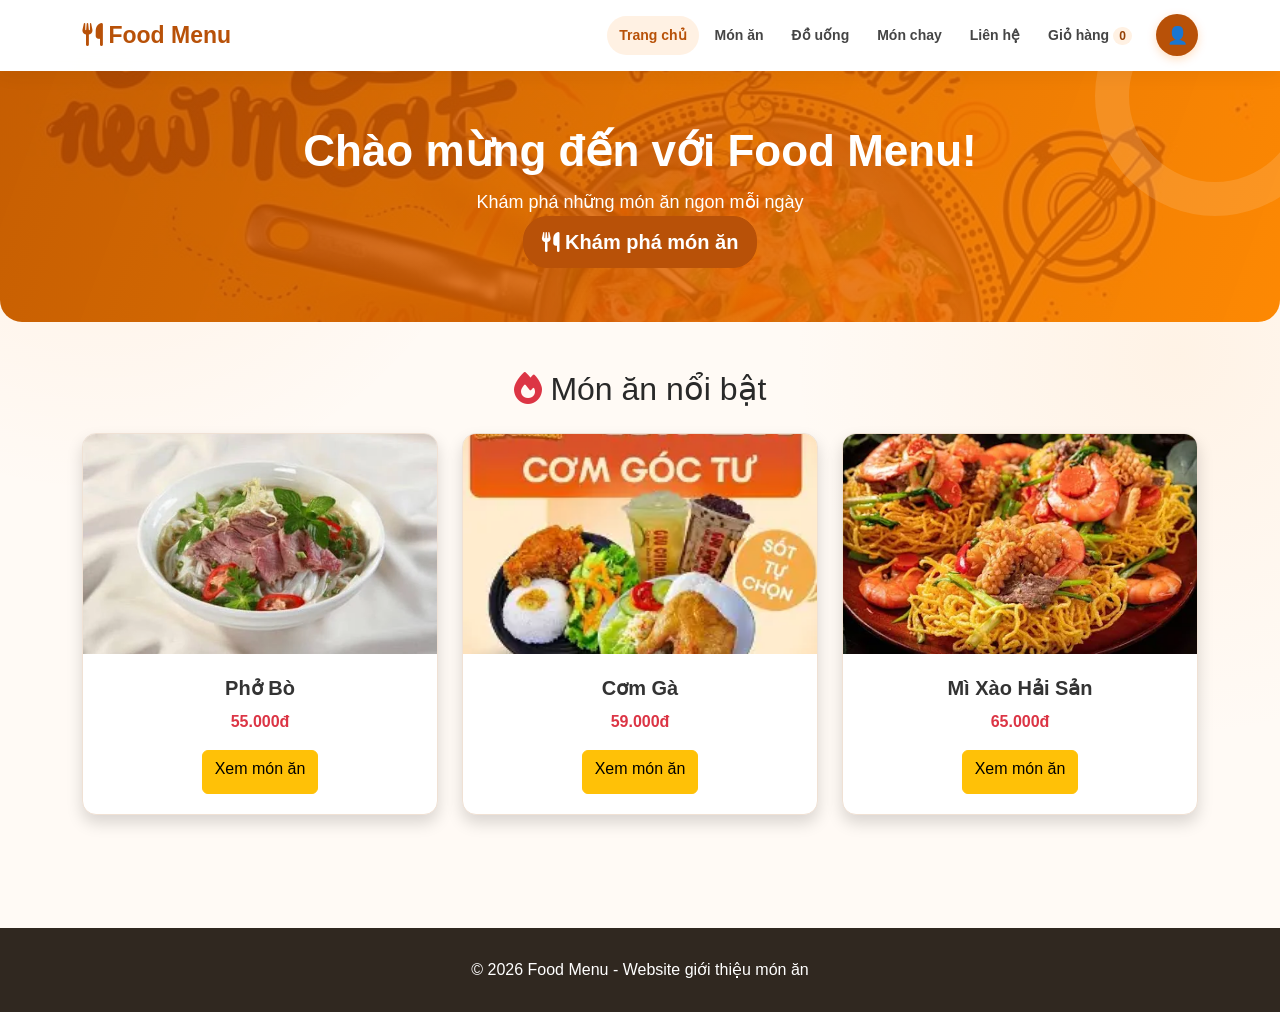
<file: index.html>
<!DOCTYPE html>
<html lang="vi">

<head>
    <meta charset="UTF-8">
    <meta name="viewport" content="width=device-width, initial-scale=1">

    <title>Food Menu</title>

    <!-- Bootstrap -->
    <link href="https://cdn.jsdelivr.net/npm/bootstrap@5.3.3/dist/css/bootstrap.min.css" rel="stylesheet">

    <!-- Font Awesome -->
    <link href="https://cdnjs.cloudflare.com/ajax/libs/font-awesome/6.5.2/css/all.min.css" rel="stylesheet">

    <!-- CSS -->
    <link rel="stylesheet" href="assets/css/style.css">
</head>

<body>

    <!-- MENU -->
    <nav class="navbar navbar-expand-lg" aria-label="Điều hướng chính">
  <div class="container">
    <a class="navbar-brand" href="index.html"><i class="fa-solid fa-utensils" aria-hidden="true"></i> Food Menu</a>
    <div class="navbar-nav ms-auto flex-row flex-wrap gap-1">
      <a class="nav-link" href="index.html">Trang chủ</a>
      <a class="nav-link" href="monan.html">Món ăn</a>
      <a class="nav-link" href="douong.html">Đồ uống</a>
      <a class="nav-link" href="dochay.html">Món chay</a>
      <a class="nav-link" href="lienhe.html">Liên hệ</a>
      <a class="nav-link" href="giohang.html">Giỏ hàng <span class="cart-count" data-cart-count>0</span></a>
    </div>
  </div>
</nav>


    <!-- BANNER -->
    <section class="banner">
        <div class="container">

            <h1>Chào mừng đến với Food Menu!</h1>

            <p class="lead">
                Khám phá những món ăn ngon mỗi ngày
            </p>

            <a href="monan.html" class="btn btn-orange btn-lg">
                <i class="fa-solid fa-utensils"></i>
                Khám phá món ăn
            </a>

        </div>
    </section>


    <!-- MÓN ĂN NỔI BẬT -->
    <section class="container my-5">

        <h2 class="text-center mb-4">
            <i class="fa-solid fa-fire text-danger"></i>
            Món ăn nổi bật
        </h2>

        <div class="row g-4">

            <!-- PHỞ BÒ -->
            <div class="col-md-4">
                <div class="card food-card shadow h-100">

                    <img src="assets/images/phobo.webp"
                         class="card-img-top"
                         alt="Phở bò">

                    <div class="card-body text-center">

                        <h5 class="card-title">Phở Bò</h5>

                        <p class="text-danger fw-bold">
                            55.000đ
                        </p>

                        <a href="monan.html" class="btn btn-warning">
                            Xem món ăn
                        </a>

                    </div>
                </div>
            </div>


            <!-- CƠM GÀ -->
            <div class="col-md-4">
                <div class="card food-card shadow h-100">

                    <img src="assets/images/comga1.webp"
                         class="card-img-top"
                         alt="Cơm gà">

                    <div class="card-body text-center">

                        <h5 class="card-title">Cơm Gà</h5>

                        <p class="text-danger fw-bold">
                            59.000đ
                        </p>

                        <a href="monan.html" class="btn btn-warning">
                            Xem món ăn
                        </a>

                    </div>
                </div>
            </div>


            <!-- MÌ XÀO HẢI SẢN -->
            <div class="col-md-4">
                <div class="card food-card shadow h-100">

                    <img src="assets/images/mixao.webp"
                         class="card-img-top"
                         alt="Mì xào hải sản">

                    <div class="card-body text-center">

                        <h5 class="card-title">Mì Xào Hải Sản</h5>

                        <p class="text-danger fw-bold">
                            65.000đ
                        </p>

                        <a href="monan.html" class="btn btn-warning">
                            Xem món ăn
                        </a>

                    </div>
                </div>
            </div>

        </div>
    </section>


    <!-- FOOTER -->
    <footer>

        <p class="mb-0">
            © 2026 Food Menu - Website giới thiệu món ăn
        </p>

    </footer>

<script src="assets/js/app.js"></script>
</body>
</html>
</file>
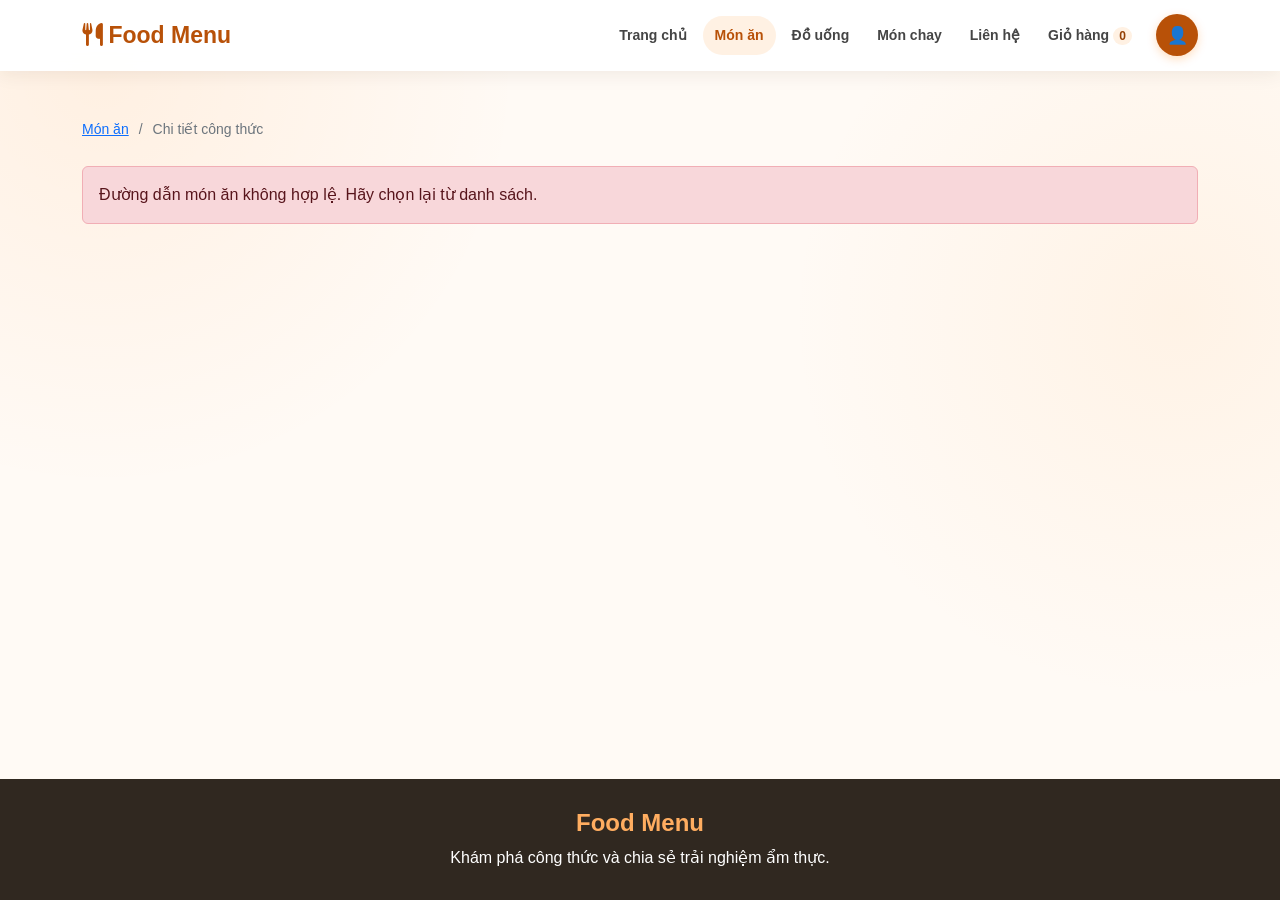
<file: chitiet.html>
<!doctype html>
<html lang="vi">
<head>
<meta charset="utf-8">
<meta name="viewport" content="width=device-width, initial-scale=1">
<title>Chi tiết công thức | Food Menu</title>
<link href="https://cdn.jsdelivr.net/npm/bootstrap@5.3.3/dist/css/bootstrap.min.css" rel="stylesheet">
<link href="https://cdnjs.cloudflare.com/ajax/libs/font-awesome/6.5.2/css/all.min.css" rel="stylesheet">
<link rel="stylesheet" href="assets/css/style.css">
</head>
<body>
<nav class="navbar navbar-expand-lg" aria-label="Điều hướng chính">
  <div class="container">
    <a class="navbar-brand" href="index.html">
<i class="fa-solid fa-utensils" aria-hidden="true">
</i> Food Menu</a>
    <div class="navbar-nav ms-auto flex-row flex-wrap gap-1">
      <a class="nav-link" href="index.html">Trang chủ</a>
      <a class="nav-link" href="monan.html">Món ăn</a>
      <a class="nav-link" href="douong.html">Đồ uống</a>
      <a class="nav-link" href="dochay.html">Món chay</a>
      <a class="nav-link" href="lienhe.html">Liên hệ</a>
      <a class="nav-link" href="giohang.html">Giỏ hàng <span class="cart-count" data-cart-count>0</span>
</a>
    </div>
  </div>
</nav>
<main class="container my-5">
<nav class="recipe-breadcrumb" aria-label="Đường dẫn">
<a id="recipe-back" href="monan.html">Món ăn</a>
<span aria-hidden="true">/</span>
<span id="recipe-breadcrumb">Chi tiết công thức</span>
</nav>
<div id="recipe-detail" aria-busy="true">Đang tải công thức...</div>
<template id="recipe-detail-template">
<article class="recipe-layout">
<div>
<img class="recipe-image" alt="">
<p class="small text-muted mt-3">Công thức tham khảo từ TheMealDB / TheCocktailDB. Không có giá bán hoặc tồn kho.</p>
</div>
<div>
<span class="recipe-kicker">KHÁM PHÁ CÔNG THỨC</span>
<h1 class="recipe-title">
</h1>
<p class="recipe-meta text-muted">
</p>
<p id="recipe-rating" class="recipe-rating">
</p>
<h2 class="h5 mt-4">Nguyên liệu</h2>
<ul class="recipe-ingredients">
</ul>
<div class="d-flex flex-wrap gap-3 mt-4">
<a class="recipe-source btn btn-outline-orange" target="_blank" rel="noopener">Nguồn công thức</a>
<a class="recipe-video btn btn-outline-orange" target="_blank" rel="noopener">Xem video hướng dẫn</a>
</div>
</div>
</article>
<section class="recipe-section">
<h2 class="h4">Cách thực hiện</h2>
<p class="recipe-directions">
</p>
</section>
<section class="recipe-section">
<div class="row g-4">
<div class="col-lg-5">
<div class="review-form-box">
<h2 class="h5">Đánh giá của bạn</h2>
<p class="small text-muted">Đánh giá được lưu trên trình duyệt này, chưa phải bình luận công khai từ server.</p>
<form id="recipe-review-form">
<label class="form-label" for="review-stars">Số sao</label>
<select id="review-stars" name="stars" class="form-select mb-3">
<option value="5">5 sao - Rất thích</option>
<option value="4">4 sao - Thích</option>
<option value="3">3 sao - Bình thường</option>
<option value="2">2 sao - Chưa thích</option>
<option value="1">1 sao - Không thích</option>
</select>
<label class="form-label" for="review-comment">Nhận xét</label>
<textarea id="review-comment" name="comment" class="form-control mb-3" rows="4" maxlength="500" required>
</textarea>
<button class="btn btn-orange" type="submit">Lưu đánh giá</button>
<p id="review-feedback" role="status" aria-live="polite">
</p>
</form>
</div>
</div>
<div class="col-lg-7">
<h2 class="h5">Các đánh giá đã lưu</h2>
<div id="recipe-reviews">
</div>
</div>
</div>
</section>
</template>
</main>
<footer>
<h4>Food Menu</h4>
<p class="mb-0">Khám phá công thức và chia sẻ trải nghiệm ẩm thực.</p>
</footer>
<script src="assets/js/app.js" defer>
</script>
<script src="assets/js/config.js" defer>
</script>
<script src="assets/js/api.js" defer>
</script>
<script src="assets/js/reviews.js" defer>
</script>
<script src="assets/js/food-ui.js" defer>
</script>
<script src="assets/js/detail.js" defer>
</script>
</body>
</html>
</file>
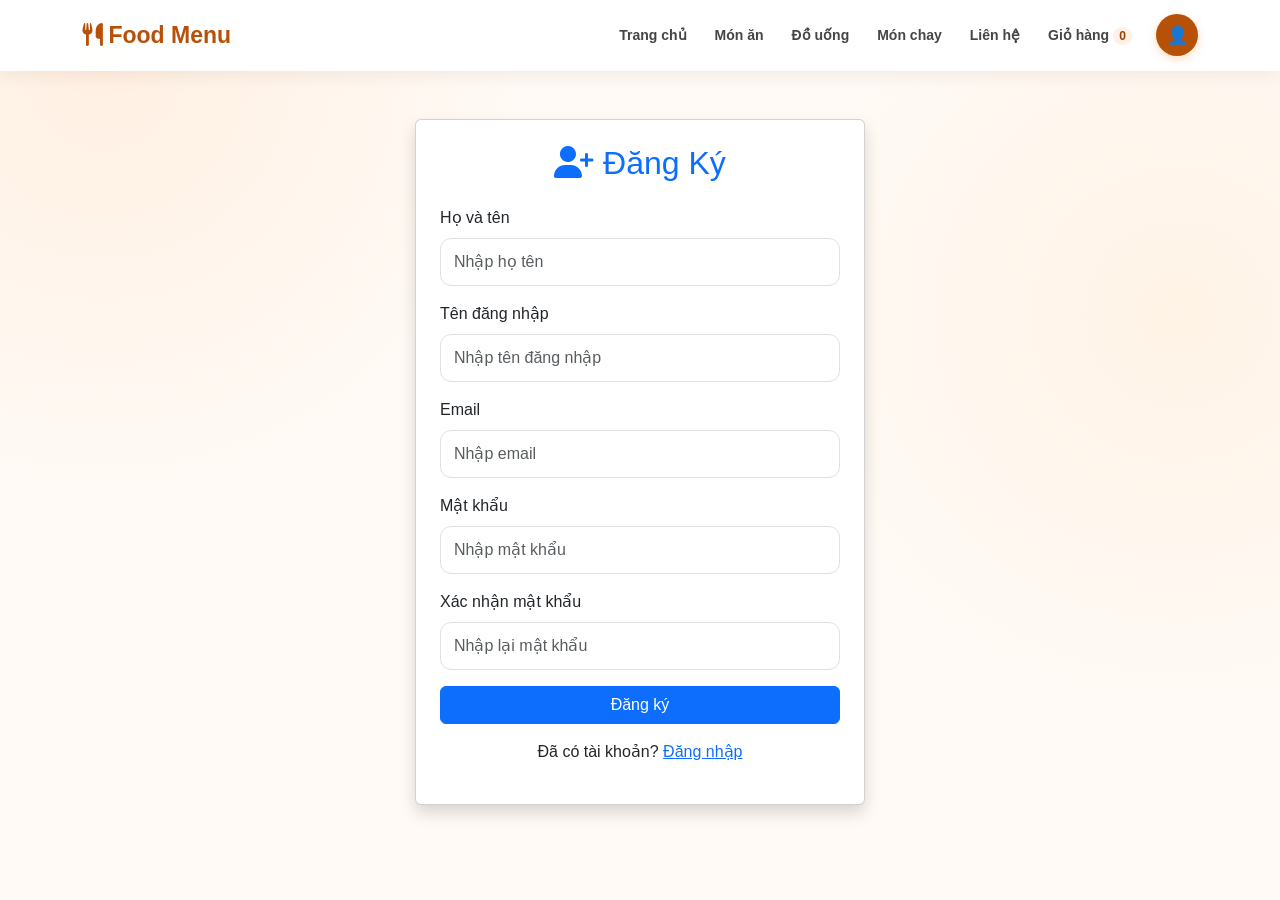
<file: dangky.html>
<!DOCTYPE html>
<html lang="vi">
<head>
    <meta charset="UTF-8">
    <meta name="viewport" content="width=device-width, initial-scale=1">
    <title>Đăng Ký - Food Menu</title>

    <link href="https://cdn.jsdelivr.net/npm/bootstrap@5.3.3/dist/css/bootstrap.min.css" rel="stylesheet">
    <link href="https://cdnjs.cloudflare.com/ajax/libs/font-awesome/6.5.2/css/all.min.css" rel="stylesheet">
    <link rel="stylesheet" href="assets/css/style.css">
</head>

<body>

<nav class="navbar navbar-expand-lg" aria-label="Điều hướng chính">
  <div class="container">
    <a class="navbar-brand" href="index.html"><i class="fa-solid fa-utensils" aria-hidden="true"></i> Food Menu</a>
    <div class="navbar-nav ms-auto flex-row flex-wrap gap-1">
      <a class="nav-link" href="index.html">Trang chủ</a>
      <a class="nav-link" href="monan.html">Món ăn</a>
      <a class="nav-link" href="douong.html">Đồ uống</a>
      <a class="nav-link" href="dochay.html">Món chay</a>
      <a class="nav-link" href="lienhe.html">Liên hệ</a>
      <a class="nav-link" href="giohang.html">Giỏ hàng <span class="cart-count" data-cart-count>0</span></a>
    </div>
  </div>
</nav>

<section class="container my-5">
    <div class="card shadow p-4 mx-auto" style="max-width: 450px;">

        <h2 class="text-center text-primary mb-4">
            <i class="fa-solid fa-user-plus"></i>
            Đăng Ký
        </h2>

        <form id="registerForm">

            <div class="mb-3">
                <label class="form-label">Họ và tên</label>
                <input type="text" id="fullname"
                       class="form-control"
                       placeholder="Nhập họ tên" required>
            </div>

            <div class="mb-3">
                <label class="form-label">Tên đăng nhập</label>
                <input type="text" id="username"
                       class="form-control"
                       placeholder="Nhập tên đăng nhập" required>
            </div>

            <div class="mb-3">
                <label class="form-label">Email</label>
                <input type="email" id="email"
                       class="form-control"
                       placeholder="Nhập email" required>
            </div>

            <div class="mb-3">
                <label class="form-label">Mật khẩu</label>
                <input type="password" id="password"
                       class="form-control"
                       placeholder="Nhập mật khẩu" required>
            </div>

            <div class="mb-3">
                <label class="form-label">Xác nhận mật khẩu</label>
                <input type="password" id="confirmPassword"
                       class="form-control"
                       placeholder="Nhập lại mật khẩu" required>
            </div>

            <button type="submit" class="btn btn-primary w-100">
                Đăng ký
            </button>

            <p class="text-center mt-3 mb-0">
                Đã có tài khoản?
                <a href="dangnhap.html">Đăng nhập</a>
            </p>

        </form>

        <div id="message" class="mt-3"></div>

    </div>
</section>



<script src="assets/js/app.js"></script>
<script src="assets/js/dangky.js"></script>
</body>
</html>
</file>
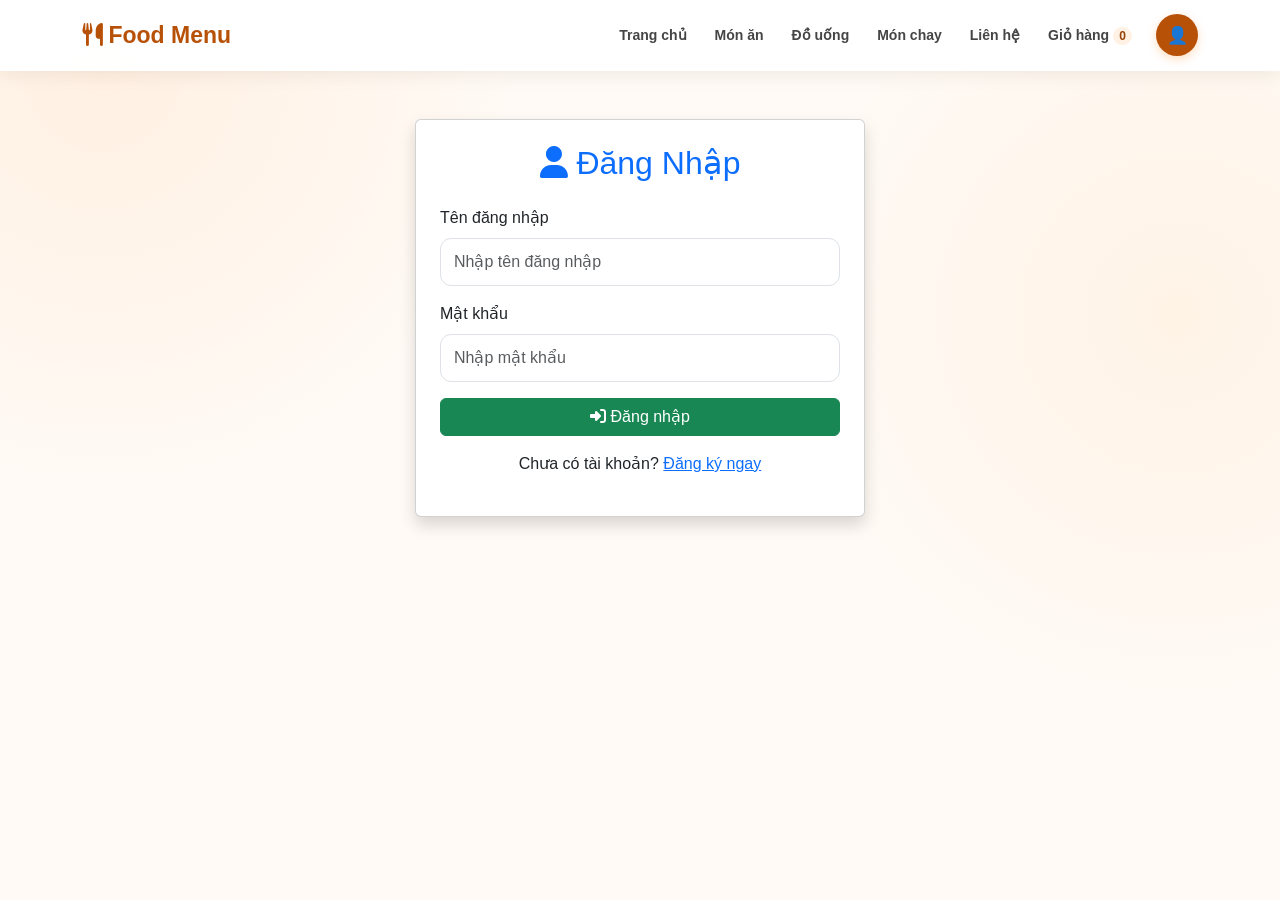
<file: dangnhap.html>
<!DOCTYPE html>
<html lang="vi">
<head>
    <meta charset="UTF-8">
    <meta name="viewport" content="width=device-width, initial-scale=1">
    <title>Đăng Nhập - Food Menu</title>

    <link href="https://cdn.jsdelivr.net/npm/bootstrap@5.3.3/dist/css/bootstrap.min.css" rel="stylesheet">
    <link href="https://cdnjs.cloudflare.com/ajax/libs/font-awesome/6.5.2/css/all.min.css" rel="stylesheet">
    <link rel="stylesheet" href="assets/css/style.css">
</head>

<body>

<nav class="navbar navbar-expand-lg" aria-label="Điều hướng chính">
  <div class="container">
    <a class="navbar-brand" href="index.html"><i class="fa-solid fa-utensils" aria-hidden="true"></i> Food Menu</a>
    <div class="navbar-nav ms-auto flex-row flex-wrap gap-1">
      <a class="nav-link" href="index.html">Trang chủ</a>
      <a class="nav-link" href="monan.html">Món ăn</a>
      <a class="nav-link" href="douong.html">Đồ uống</a>
      <a class="nav-link" href="dochay.html">Món chay</a>
      <a class="nav-link" href="lienhe.html">Liên hệ</a>
      <a class="nav-link" href="giohang.html">Giỏ hàng <span class="cart-count" data-cart-count>0</span></a>
    </div>
  </div>
</nav>

<section class="container my-5">

    <div class="card shadow p-4 mx-auto" style="max-width: 450px;">

        <h2 class="text-center text-primary mb-4">
            <i class="fa-solid fa-user"></i>
            Đăng Nhập
        </h2>

        <form id="loginForm">

            <div class="mb-3">
                <label class="form-label">Tên đăng nhập</label>
                <input type="text" id="username"
                       class="form-control"
                       placeholder="Nhập tên đăng nhập" required>
            </div>

            <div class="mb-3">
                <label class="form-label">Mật khẩu</label>
                <input type="password" id="password"
                       class="form-control"
                       placeholder="Nhập mật khẩu" required>
            </div>

            <button type="submit" class="btn btn-success w-100">
                <i class="fa-solid fa-right-to-bracket"></i>
                Đăng nhập
            </button>

            <p class="text-center mt-3 mb-0">
                Chưa có tài khoản?
                <a href="dangky.html">Đăng ký ngay</a>
            </p>

        </form>

        <div id="message" class="mt-3"></div>

    </div>

</section>



<script src="assets/js/app.js"></script>
<script src="assets/js/dangnhap.js"></script>
</body>
</html>
</file>
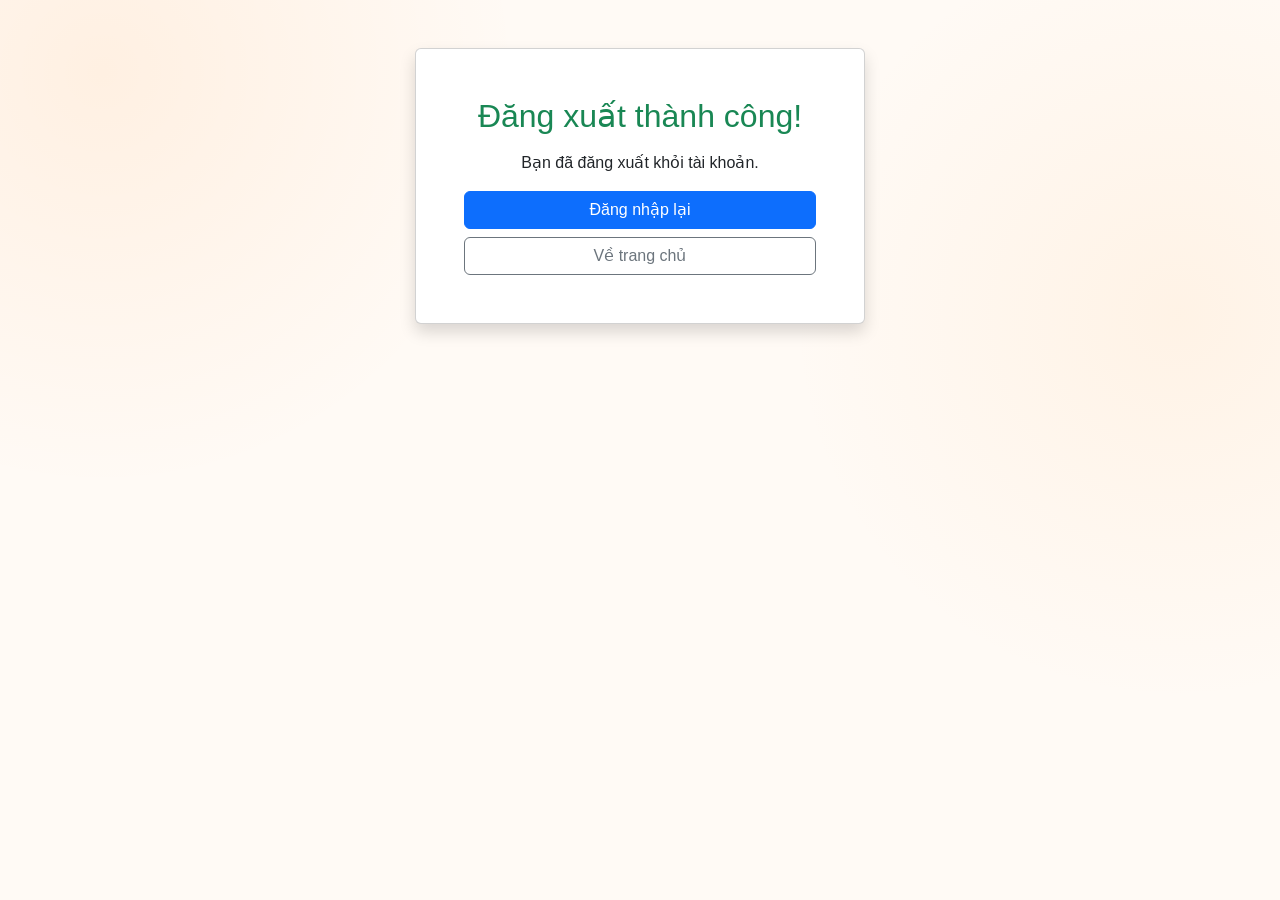
<file: dangxuat.html>
<!DOCTYPE html>
<html lang="vi">
<head>
    <meta charset="UTF-8">
    <meta name="viewport" content="width=device-width, initial-scale=1">
    <title>Đăng xuất - Food Menu</title>

    <link href="https://cdn.jsdelivr.net/npm/bootstrap@5.3.3/dist/css/bootstrap.min.css" rel="stylesheet">
    <link rel="stylesheet" href="assets/css/style.css">
</head>

<body>

<div class="container text-center my-5">
    <div class="card shadow p-5 mx-auto" style="max-width: 450px;">

        <h2 class="text-success mb-3">
            Đăng xuất thành công!
        </h2>

        <p>Bạn đã đăng xuất khỏi tài khoản.</p>

        <a href="dangnhap.html" class="btn btn-primary">
            Đăng nhập lại
        </a>

        <a href="index.html" class="btn btn-outline-secondary mt-2">
            Về trang chủ
        </a>

    </div>
</div>



<script src="assets/js/dangxuat.js"></script>
</body>
</html>
</file>
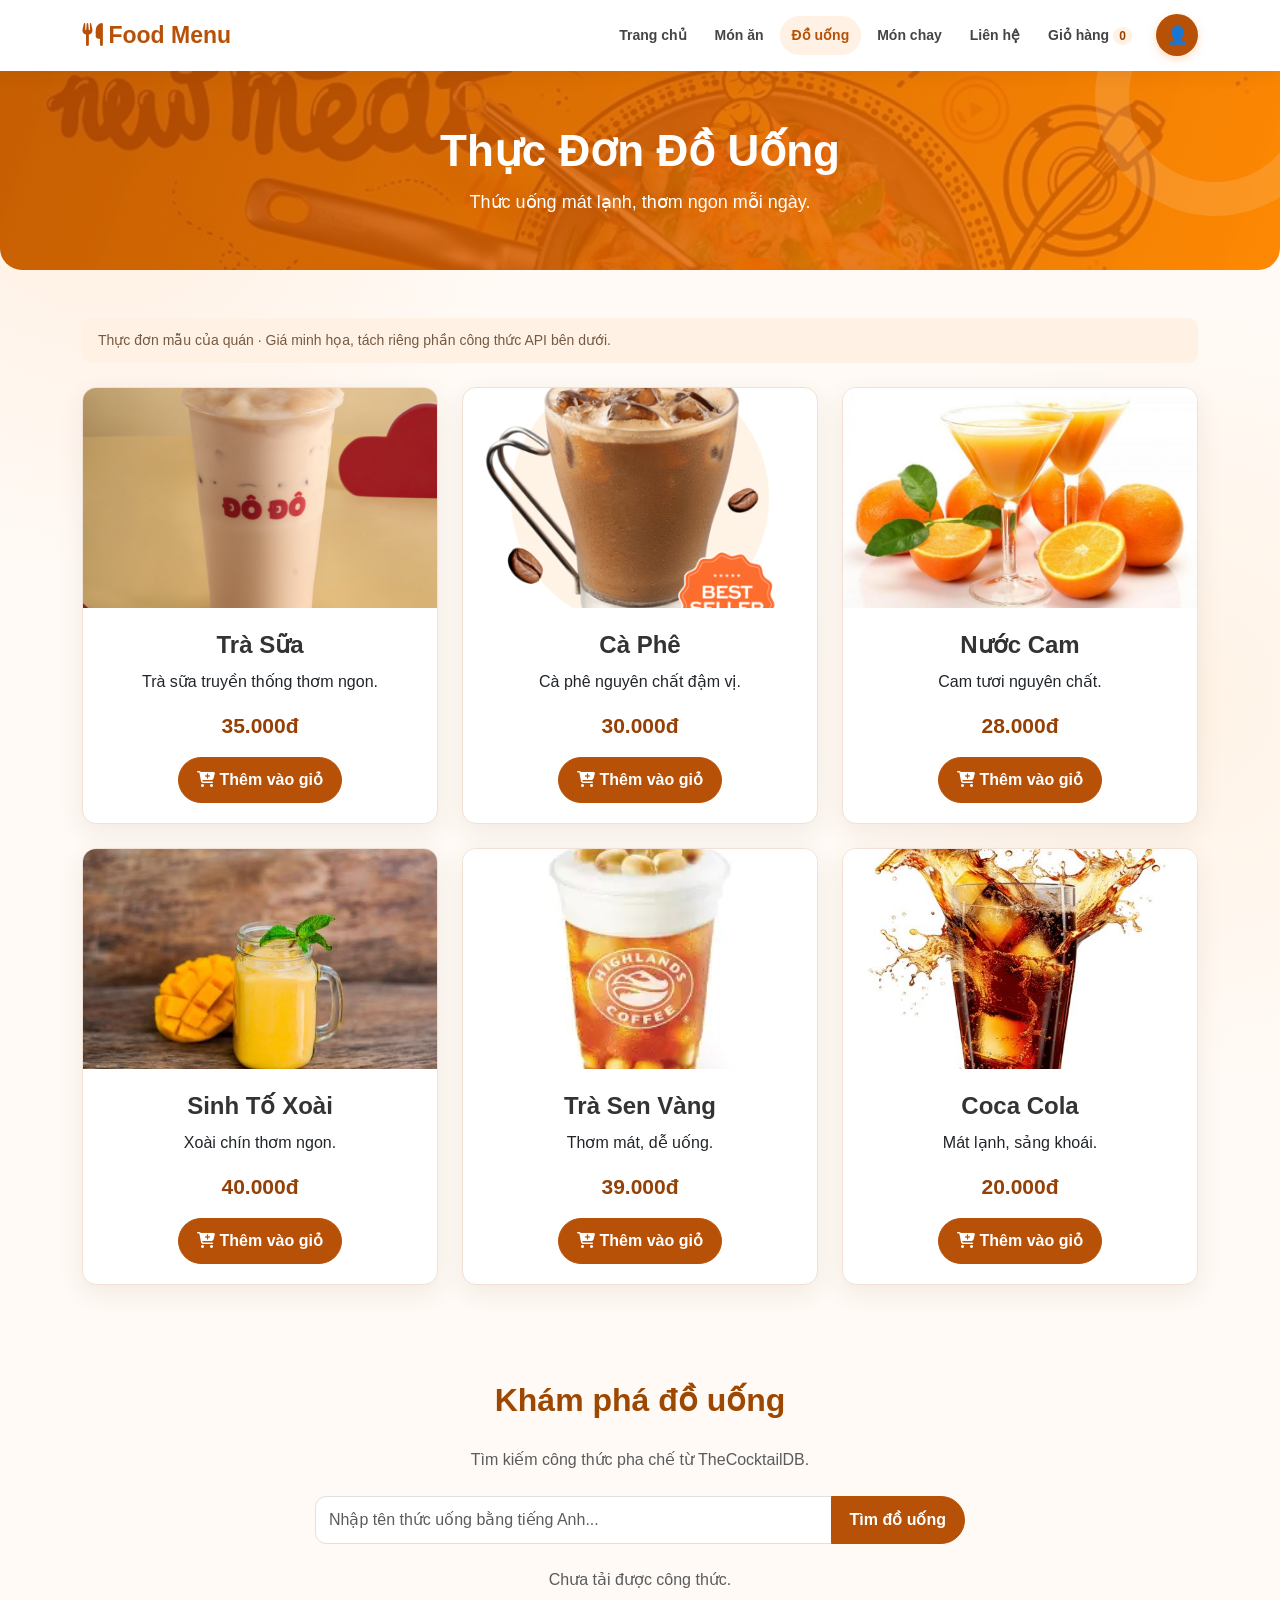
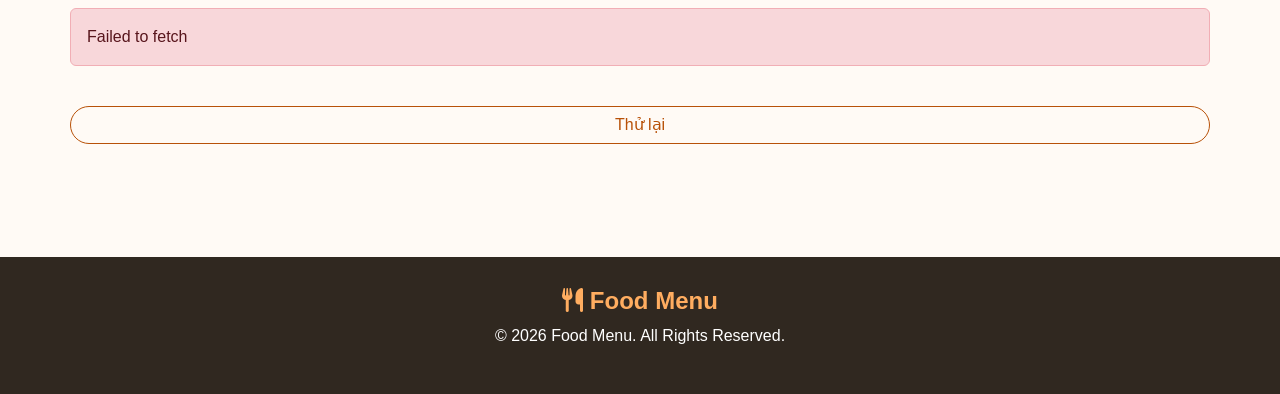
<file: douong.html>
<!doctype html>
<html lang="vi">
<head>
    <meta charset="UTF-8">
    <meta name="viewport" content="width=device-width, initial-scale=1">
    <title>Đồ Uống - Food Menu</title>

    <link href="https://cdn.jsdelivr.net/npm/bootstrap@5.3.3/dist/css/bootstrap.min.css" rel="stylesheet">
    <link href="https://cdnjs.cloudflare.com/ajax/libs/font-awesome/6.5.2/css/all.min.css" rel="stylesheet">
    <link rel="stylesheet" href="assets/css/style.css">
</head>

<body>
    <!-- Thanh điều hướng -->
    <nav class="navbar navbar-expand-lg" aria-label="Điều hướng chính">
  <div class="container">
    <a class="navbar-brand" href="index.html"><i class="fa-solid fa-utensils" aria-hidden="true"></i> Food Menu</a>
    <div class="navbar-nav ms-auto flex-row flex-wrap gap-1">
      <a class="nav-link" href="index.html">Trang chủ</a>
      <a class="nav-link" href="monan.html">Món ăn</a>
      <a class="nav-link" href="douong.html">Đồ uống</a>
      <a class="nav-link" href="dochay.html">Món chay</a>
      <a class="nav-link" href="lienhe.html">Liên hệ</a>
      <a class="nav-link" href="giohang.html">Giỏ hàng <span class="cart-count" data-cart-count>0</span></a>
    </div>
  </div>
</nav>

    <!-- Banner -->
    <section class="banner">
        <h1>Thực Đơn Đồ Uống</h1>
        <p>Thức uống mát lạnh, thơm ngon mỗi ngày.</p>
    </section>

    <!-- Danh sách đồ uống có sẵn -->
    <main class="container my-5 menu-page"><p class="menu-label">Thực đơn mẫu của quán · Giá minh họa, tách riêng phần công thức API bên dưới.</p>
        <div class="row g-4">

            <div class="col-md-4">
                <div class="card food-card h-100">
                    <img src="assets/images/tra_sua.jpg" class="card-img-top" alt="Trà sữa">
                    <div class="card-body text-center">
                        <h4 class="card-title">Trà Sữa</h4>
                        <p>Trà sữa truyền thống thơm ngon.</p>
                        <p class="price">35.000đ</p>
                        <button type="button" class="btn btn-orange order-btn"
                            data-add-cart data-name="Trà Sữa" data-price="35000">
                            <i class="fa-solid fa-cart-plus"></i> Thêm vào giỏ
                        </button>
                    </div>
                </div>
            </div>

            <div class="col-md-4">
                <div class="card food-card h-100">
                    <img src="assets/images/caphe.png" class="card-img-top" alt="Cà phê">
                    <div class="card-body text-center">
                        <h4 class="card-title">Cà Phê</h4>
                        <p>Cà phê nguyên chất đậm vị.</p>
                        <p class="price">30.000đ</p>
                        <button type="button" class="btn btn-orange order-btn"
                            data-add-cart data-name="Cà Phê" data-price="30000">
                            <i class="fa-solid fa-cart-plus"></i> Thêm vào giỏ
                        </button>
                    </div>
                </div>
            </div>

            <div class="col-md-4">
                <div class="card food-card h-100">
                    <img src="assets/images/nuocepcam2.jpg" class="card-img-top" alt="Nước cam">
                    <div class="card-body text-center">
                        <h4 class="card-title">Nước Cam</h4>
                        <p>Cam tươi nguyên chất.</p>
                        <p class="price">28.000đ</p>
                        <button type="button" class="btn btn-orange order-btn"
                            data-add-cart data-name="Nước Cam" data-price="28000">
                            <i class="fa-solid fa-cart-plus"></i> Thêm vào giỏ
                        </button>
                    </div>
                </div>
            </div>

            <div class="col-md-4">
                <div class="card food-card h-100">
                    <img src="assets/images/nuocepxoai.jpg" class="card-img-top" alt="Sinh tố xoài">
                    <div class="card-body text-center">
                        <h4 class="card-title">Sinh Tố Xoài</h4>
                        <p>Xoài chín thơm ngon.</p>
                        <p class="price">40.000đ</p>
                        <button type="button" class="btn btn-orange order-btn"
                            data-add-cart data-name="Sinh Tố Xoài" data-price="40000">
                            <i class="fa-solid fa-cart-plus"></i> Thêm vào giỏ
                        </button>
                    </div>
                </div>
            </div>

            <div class="col-md-4">
                <div class="card food-card h-100">
                    <img src="assets/images/trasenvang.webp" class="card-img-top" alt="Trà sen vàng">
                    <div class="card-body text-center">
                        <h4 class="card-title">Trà Sen Vàng</h4>
                        <p>Thơm mát, dễ uống.</p>
                        <p class="price">39.000đ</p>
                        <button type="button" class="btn btn-orange order-btn"
                            data-add-cart data-name="Trà Sen Vàng" data-price="39000">
                            <i class="fa-solid fa-cart-plus"></i> Thêm vào giỏ
                        </button>
                    </div>
                </div>
            </div>

            <div class="col-md-4">
                <div class="card food-card h-100">
                    <img src="assets/images/coca.jpg" class="card-img-top" alt="Coca Cola">
                    <div class="card-body text-center">
                        <h4 class="card-title">Coca Cola</h4>
                        <p>Mát lạnh, sảng khoái.</p>
                        <p class="price">20.000đ</p>
                        <button type="button" class="btn btn-orange order-btn"
                            data-add-cart data-name="Coca Cola" data-price="20000">
                            <i class="fa-solid fa-cart-plus"></i> Thêm vào giỏ
                        </button>
                    </div>
                </div>
            </div>

        </div>
    </main>

    <!-- API đồ uống -->
    <section class="container my-5" id="api-drink-section">
        <div class="text-center mb-4">
            <h2 class="section-title">Khám phá đồ uống</h2>
            <p class="text-muted">
                Tìm kiếm công thức pha chế từ TheCocktailDB.
            </p>
        </div>

        <div class="api-search mx-auto mb-4">
            <div class="input-group">
                <input
                    id="drink-search"
                    type="search"
                    class="form-control"
                    placeholder="Nhập tên thức uống bằng tiếng Anh..."
                >
                <button id="drink-search-btn" class="btn btn-orange" type="button">
                    Tìm đồ uống
                </button>
            </div>
        </div>

        <div id="drink-api-status" class="text-center text-muted my-3" aria-live="polite">
            Đang tải đồ uống...
        </div>

        <div id="api-drink-list" class="row g-4"></div>
    </section>

    <!-- Modal chi tiết và đánh giá -->


    <!-- Chân trang -->
    <footer>
        <h4><i class="fa-solid fa-utensils"></i> Food Menu</h4>
        <p>© 2026 Food Menu. All Rights Reserved.</p>
    </footer>

    <script src="https://cdn.jsdelivr.net/npm/bootstrap@5.3.3/dist/js/bootstrap.bundle.min.js"></script>
    <script src="assets/js/app.js"></script>
    <script src="assets/js/config.js"></script>
<script src="assets/js/api.js"></script>
<script src="assets/js/reviews.js"></script>
<script src="assets/js/food-ui.js"></script>
<script src="assets/js/catalog.js"></script>
<script src="assets/js/douong.js"></script>
</body>
</html>
</file>
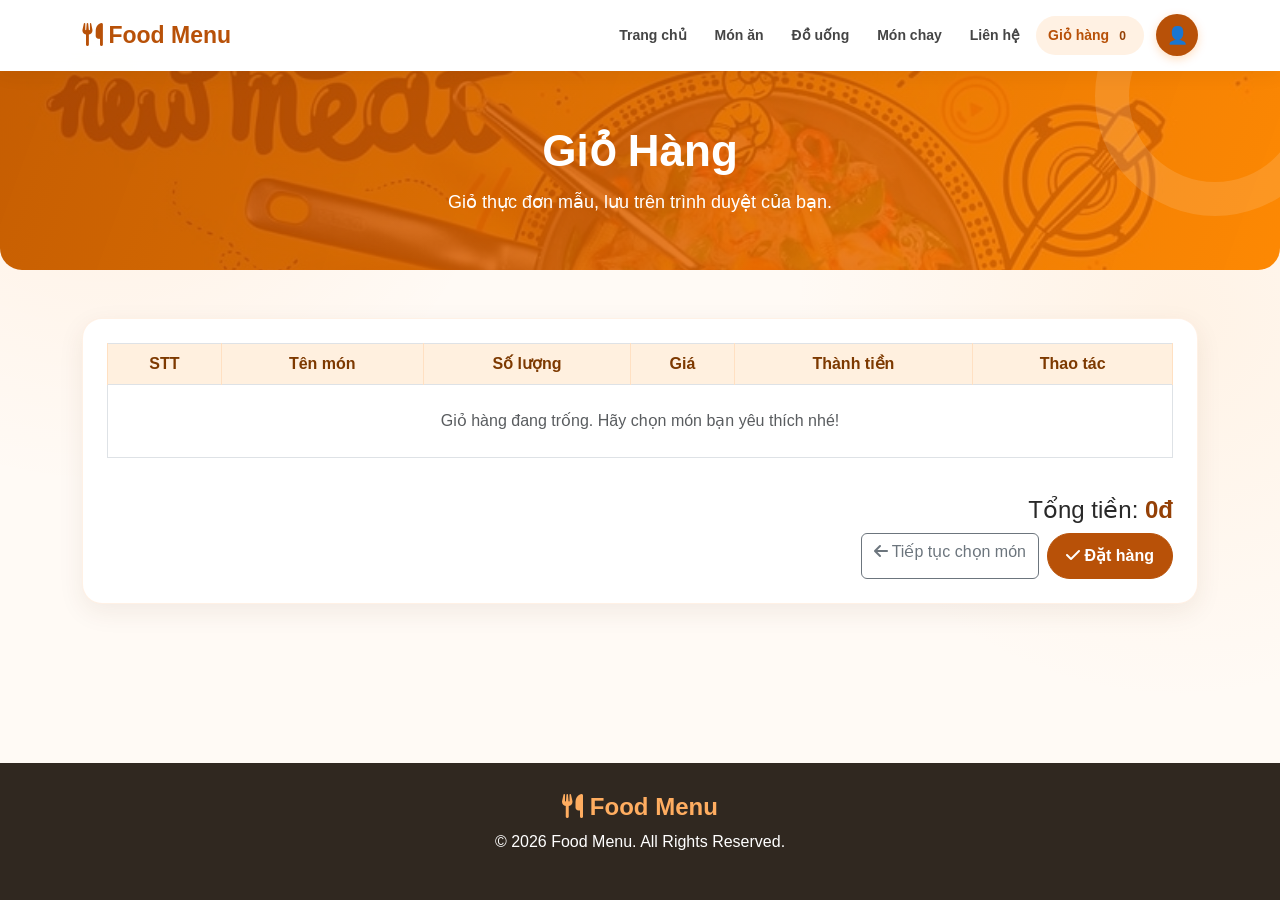
<file: giohang.html>
<!doctype html>
<html lang="vi">
  <head>
    <meta charset="UTF-8" />
    <meta name="viewport" content="width=device-width, initial-scale=1" />
    <title>Giỏ Hàng - Food Menu</title>

    <link href="https://cdn.jsdelivr.net/npm/bootstrap@5.3.3/dist/css/bootstrap.min.css" rel="stylesheet" />
    <link href="https://cdnjs.cloudflare.com/ajax/libs/font-awesome/6.5.2/css/all.min.css" rel="stylesheet" />
    <link rel="stylesheet" href="assets/css/style.css" />
  </head>

  <body>
    <nav class="navbar navbar-expand-lg" aria-label="Điều hướng chính">
  <div class="container">
    <a class="navbar-brand" href="index.html"><i class="fa-solid fa-utensils" aria-hidden="true"></i> Food Menu</a>
    <div class="navbar-nav ms-auto flex-row flex-wrap gap-1">
      <a class="nav-link" href="index.html">Trang chủ</a>
      <a class="nav-link" href="monan.html">Món ăn</a>
      <a class="nav-link" href="douong.html">Đồ uống</a>
      <a class="nav-link" href="dochay.html">Món chay</a>
      <a class="nav-link" href="lienhe.html">Liên hệ</a>
      <a class="nav-link" href="giohang.html">Giỏ hàng <span class="cart-count" data-cart-count>0</span></a>
    </div>
  </div>
</nav>

    <section class="banner">
      <div class="container">
        <h1>Giỏ Hàng</h1>
        <p>Giỏ thực đơn mẫu, lưu trên trình duyệt của bạn.</p>
      </div>
    </section>

    <main class="container my-5">
      <!-- Giỏ lấy từ localStorage qua app.js. Checkout là bài tập tiếp theo. -->
      <div class="cart-page">
        <div class="table-responsive">
          <table class="table table-bordered align-middle text-center">
            <thead><tr><th>STT</th><th>Tên món</th><th>Số lượng</th><th>Giá</th><th>Thành tiền</th><th>Thao tác</th></tr></thead><tbody id="cart-list"></tbody>
          </table>
        </div>

        <div class="cart-total">
          <h4>Tổng tiền: <span id="total-money">0đ</span></h4>

          <div class="d-flex flex-wrap gap-2 justify-content-end">
            <a href="monan.html" class="btn btn-outline-secondary"><i class="fa-solid fa-arrow-left"></i> Tiếp tục chọn món</a>
            <button class="btn btn-orange" type="button" onclick="alert('Chức năng đặt hàng sẽ được bổ sung ở bước tiếp theo!')"><i class="fa-solid fa-check"></i> Đặt hàng</button>
          </div>
        </div>
      </div>
    </main>

    <footer>
      <h4><i class="fa-solid fa-utensils"></i> Food Menu</h4>
      <p>© 2026 Food Menu. All Rights Reserved.</p>
    </footer>
  <script src="assets/js/app.js"></script>
</body>
</html>
</file>
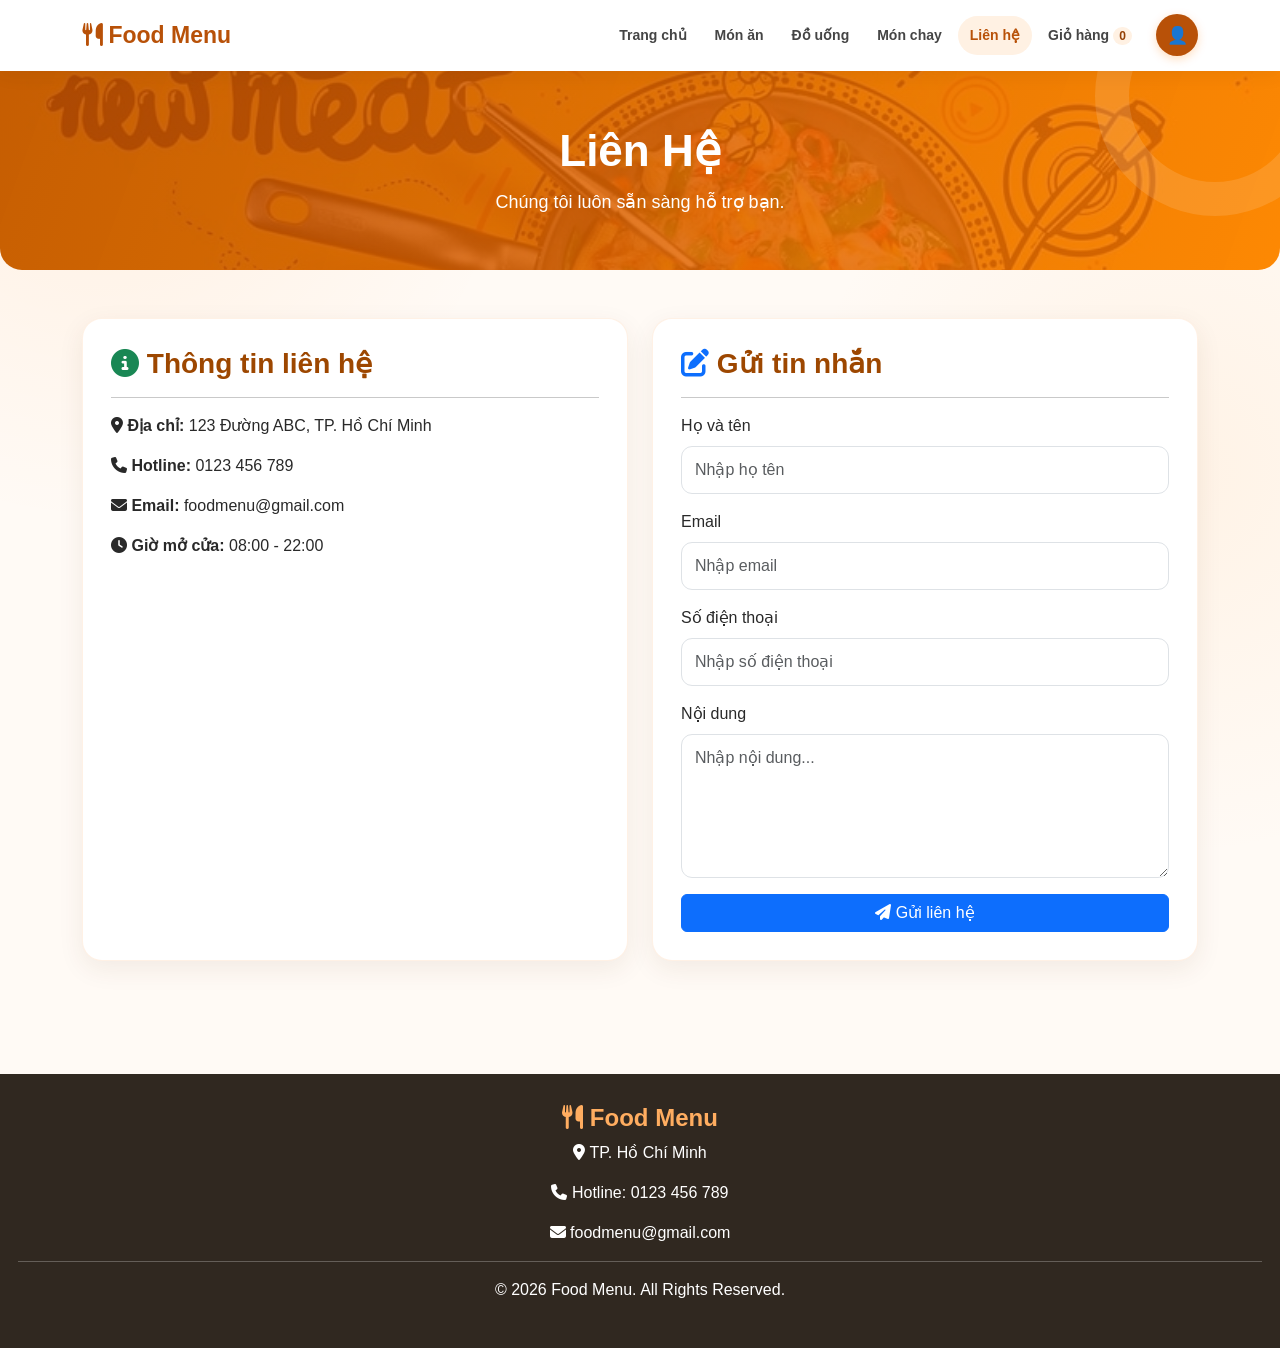
<file: lienhe.html>
<!doctype html>
<html lang="vi">
  <head>
    <meta charset="UTF-8" />
    <meta name="viewport" content="width=device-width, initial-scale=1" />
    <title>Liên Hệ - Food Menu</title>
    <link href="https://cdn.jsdelivr.net/npm/bootstrap@5.3.3/dist/css/bootstrap.min.css" rel="stylesheet" />
    <link href="https://cdnjs.cloudflare.com/ajax/libs/font-awesome/6.5.2/css/all.min.css" rel="stylesheet" />
    <link rel="stylesheet" href="assets/css/style.css" />
  </head>

  <body>
    <nav class="navbar navbar-expand-lg" aria-label="Điều hướng chính">
  <div class="container">
    <a class="navbar-brand" href="index.html"><i class="fa-solid fa-utensils" aria-hidden="true"></i> Food Menu</a>
    <div class="navbar-nav ms-auto flex-row flex-wrap gap-1">
      <a class="nav-link" href="index.html">Trang chủ</a>
      <a class="nav-link" href="monan.html">Món ăn</a>
      <a class="nav-link" href="douong.html">Đồ uống</a>
      <a class="nav-link" href="dochay.html">Món chay</a>
      <a class="nav-link" href="lienhe.html">Liên hệ</a>
      <a class="nav-link" href="giohang.html">Giỏ hàng <span class="cart-count" data-cart-count>0</span></a>
    </div>
  </div>
</nav>

    <section class="banner">
      <h1>Liên Hệ</h1>
      <p>Chúng tôi luôn sẵn sàng hỗ trợ bạn.</p>
    </section>

    <main class="container my-5">
      <div class="row g-4 align-items-stretch">
        <div class="col-md-6">
          <div class="contact-form h-100">
            <h3><i class="fa-solid fa-circle-info text-success"></i> Thông tin liên hệ</h3>
            <hr />
            <p><strong><i class="fa-solid fa-location-dot"></i> Địa chỉ:</strong> 123 Đường ABC, TP. Hồ Chí Minh</p>
            <p><strong><i class="fa-solid fa-phone"></i> Hotline:</strong> 0123 456 789</p>
            <p><strong><i class="fa-solid fa-envelope"></i> Email:</strong> foodmenu@gmail.com</p>
            <p><strong><i class="fa-solid fa-clock"></i> Giờ mở cửa:</strong> 08:00 - 22:00</p>
          </div>
        </div>

        <div class="col-md-6">
          <div class="contact-form h-100">
            <h3><i class="fa-solid fa-pen-to-square text-primary"></i> Gửi tin nhắn</h3>
            <hr />
            <form>
              <div class="mb-3">
                <label class="form-label">Họ và tên</label>
                <input type="text" class="form-control" placeholder="Nhập họ tên" />
              </div>

              <div class="mb-3">
                <label class="form-label">Email</label>
                <input type="email" class="form-control" placeholder="Nhập email" />
              </div>

              <div class="mb-3">
                <label class="form-label">Số điện thoại</label>
                <input type="tel" class="form-control" placeholder="Nhập số điện thoại" />
              </div>

              <div class="mb-3">
                <label class="form-label">Nội dung</label>
                <textarea class="form-control" rows="5" placeholder="Nhập nội dung..."></textarea>
              </div>

              <button class="btn btn-primary w-100" type="button"><i class="fa-solid fa-paper-plane"></i> Gửi liên hệ</button>
            </form>
          </div>
        </div>
      </div>
    </main>

    <footer>
      <h4><i class="fa-solid fa-utensils"></i> Food Menu</h4>
      <p><i class="fa-solid fa-location-dot"></i> TP. Hồ Chí Minh</p>
      <p><i class="fa-solid fa-phone"></i> Hotline: 0123 456 789</p>
      <p><i class="fa-solid fa-envelope"></i> foodmenu@gmail.com</p>
      <hr />
      <p>© 2026 Food Menu. All Rights Reserved.</p>
    </footer>
  <script src="assets/js/app.js"></script>
</body>
</html>
</file>
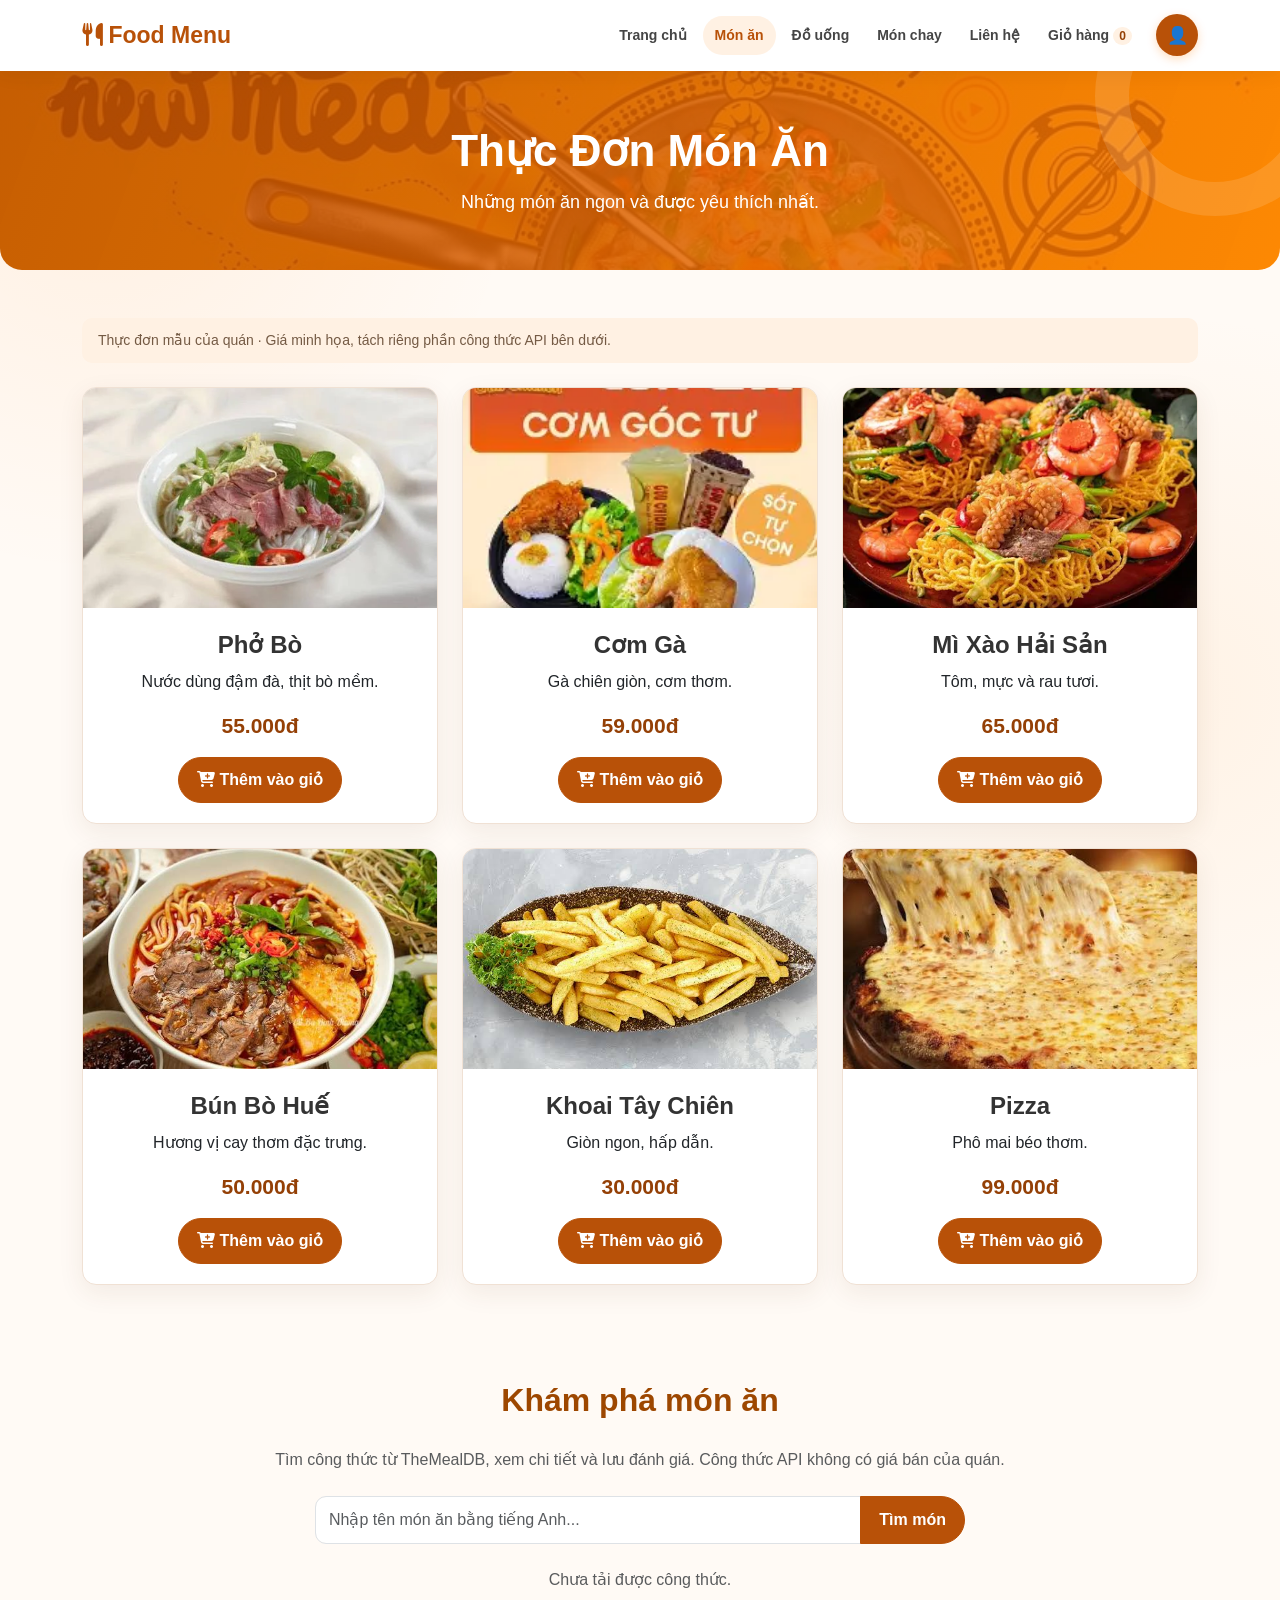
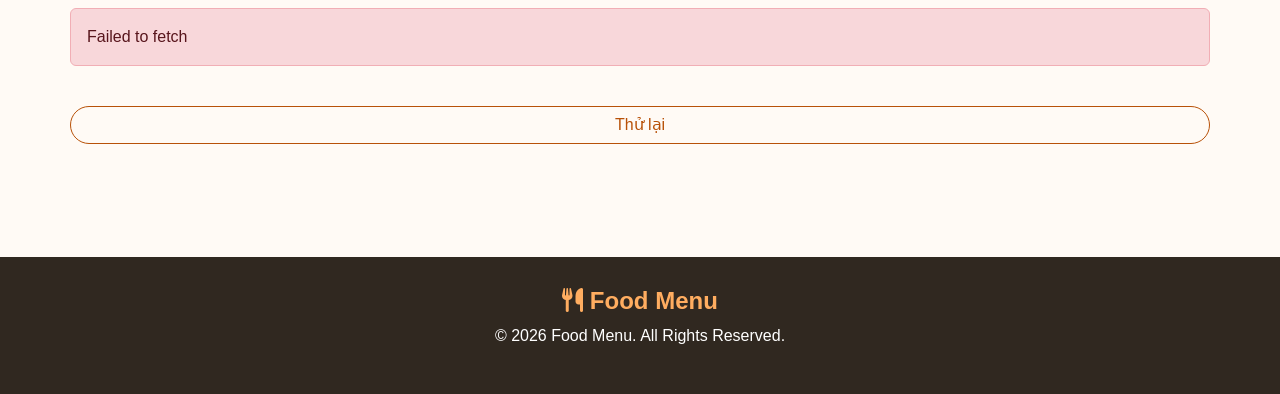
<file: monan.html>
<!doctype html>
<html lang="vi">
  <head>
    <meta charset="UTF-8" />
    <meta name="viewport" content="width=device-width, initial-scale=1" />
    <title>Món Ăn - Food Menu</title>

    <link href="https://cdn.jsdelivr.net/npm/bootstrap@5.3.3/dist/css/bootstrap.min.css" rel="stylesheet" />
    <link href="https://cdnjs.cloudflare.com/ajax/libs/font-awesome/6.5.2/css/all.min.css" rel="stylesheet" />
    <link rel="stylesheet" href="assets/css/style.css" />
  </head>

  <body>
    <nav class="navbar navbar-expand-lg" aria-label="Điều hướng chính">
  <div class="container">
    <a class="navbar-brand" href="index.html"><i class="fa-solid fa-utensils" aria-hidden="true"></i> Food Menu</a>
    <div class="navbar-nav ms-auto flex-row flex-wrap gap-1">
      <a class="nav-link" href="index.html">Trang chủ</a>
      <a class="nav-link" href="monan.html">Món ăn</a>
      <a class="nav-link" href="douong.html">Đồ uống</a>
      <a class="nav-link" href="dochay.html">Món chay</a>
      <a class="nav-link" href="lienhe.html">Liên hệ</a>
      <a class="nav-link" href="giohang.html">Giỏ hàng <span class="cart-count" data-cart-count>0</span></a>
    </div>
  </div>
</nav>

    <section class="banner">
      <h1>Thực Đơn Món Ăn</h1>
      <p>Những món ăn ngon và được yêu thích nhất.</p>
    </section>



    <main class="container my-5 menu-page"><p class="menu-label">Thực đơn mẫu của quán · Giá minh họa, tách riêng phần công thức API bên dưới.</p>
      <div class="row g-4">
        <div class="col-md-4">
          <div class="card food-card h-100">
            <img src="assets/images/phobo.webp" class="card-img-top" alt="Phở bò" />
            <div class="card-body text-center">
              <h4 class="card-title">Phở Bò</h4>
              <p>Nước dùng đậm đà, thịt bò mềm.</p>
              <p class="price">55.000đ</p>
              <button type="button" class="btn btn-orange order-btn" data-add-cart data-name="Phở Bò" data-price="55000"><i class="fa-solid fa-cart-plus"></i> Thêm vào giỏ</button>
            </div>
          </div>
        </div>

        <div class="col-md-4">
          <div class="card food-card h-100">
            <img src="assets/images/comga1.webp" class="card-img-top" alt="Cơm gà" />
            <div class="card-body text-center">
              <h4 class="card-title">Cơm Gà</h4>
              <p>Gà chiên giòn, cơm thơm.</p>
              <p class="price">59.000đ</p>
              <button type="button" class="btn btn-orange order-btn" data-add-cart data-name="Cơm Gà" data-price="59000"><i class="fa-solid fa-cart-plus"></i> Thêm vào giỏ</button>
            </div>
          </div>
        </div>

        <div class="col-md-4">
          <div class="card food-card h-100">
            <img src="assets/images/mixao.webp" class="card-img-top" alt="Mì xào hải sản" />
            <div class="card-body text-center">
              <h4 class="card-title">Mì Xào Hải Sản</h4>
              <p>Tôm, mực và rau tươi.</p>
              <p class="price">65.000đ</p>
              <button type="button" class="btn btn-orange order-btn" data-add-cart data-name="Mì Xào Hải Sản" data-price="65000"><i class="fa-solid fa-cart-plus"></i> Thêm vào giỏ</button>
            </div>
          </div>
        </div>

        <div class="col-md-4">
          <div class="card food-card h-100">
            <img src="assets/images/bunbo.jpg" class="card-img-top" alt="Bún bò Huế" />
            <div class="card-body text-center">
              <h4 class="card-title">Bún Bò Huế</h4>
              <p>Hương vị cay thơm đặc trưng.</p>
              <p class="price">50.000đ</p>
              <button type="button" class="btn btn-orange order-btn" data-add-cart data-name="Bún Bò Huế" data-price="50000"><i class="fa-solid fa-cart-plus"></i> Thêm vào giỏ</button>
            </div>
          </div>
        </div>

        <div class="col-md-4">
          <div class="card food-card h-100">
            <img src="assets/images/khoaitaychien.jpg" class="card-img-top" alt="Khoai tây chiên" />
            <div class="card-body text-center">
              <h4 class="card-title">Khoai Tây Chiên</h4>
              <p>Giòn ngon, hấp dẫn.</p>
              <p class="price">30.000đ</p>
              <button type="button" class="btn btn-orange order-btn" data-add-cart data-name="Khoai Tây Chiên" data-price="30000"><i class="fa-solid fa-cart-plus"></i> Thêm vào giỏ</button>
            </div>
          </div>
        </div>

        <div class="col-md-4">
          <div class="card food-card h-100">
            <img src="assets/images/pizza.jpg" class="card-img-top" alt="Pizza" />
            <div class="card-body text-center">
              <h4 class="card-title">Pizza</h4>
              <p>Phô mai béo thơm.</p>
              <p class="price">99.000đ</p>
              <button type="button" class="btn btn-orange order-btn" data-add-cart data-name="Pizza" data-price="99000"><i class="fa-solid fa-cart-plus"></i> Thêm vào giỏ</button>
            </div>
          </div>
        </div>
      </div>
    </main>


    <!-- API món ăn từ TheMealDB -->
    <section class="container my-5" id="api-food-section">
      <div class="text-center mb-4">
        <h2 class="section-title">Khám phá món ăn</h2>
        <p class="text-muted">Tìm công thức từ TheMealDB, xem chi tiết và lưu đánh giá. Công thức API không có giá bán của quán.</p>
      </div>
      <div class="api-search mx-auto mb-4">
        <div class="input-group">
          <input id="meal-search" type="search" class="form-control"
                 placeholder="Nhập tên món ăn bằng tiếng Anh..." />
          <button id="meal-search-btn" class="btn btn-orange" type="button">Tìm món</button>
        </div>
      </div>
      <div id="api-status" class="text-center text-muted my-3" aria-live="polite">Đang tải món ăn...</div>
      <div id="api-meal-list" class="row g-4"></div>
    </section>



    <footer>
      <h4><i class="fa-solid fa-utensils"></i> Food Menu</h4>
      <p>© 2026 Food Menu. All Rights Reserved.</p>
    </footer>
    <script src="https://cdn.jsdelivr.net/npm/bootstrap@5.3.3/dist/js/bootstrap.bundle.min.js"></script>
  <script src="assets/js/app.js"></script>
  <script src="assets/js/config.js"></script>
<script src="assets/js/api.js"></script>
<script src="assets/js/reviews.js"></script>
<script src="assets/js/food-ui.js"></script>
<script src="assets/js/catalog.js"></script>
<script src="assets/js/monan.js"></script>
</body>
</html>
</file>
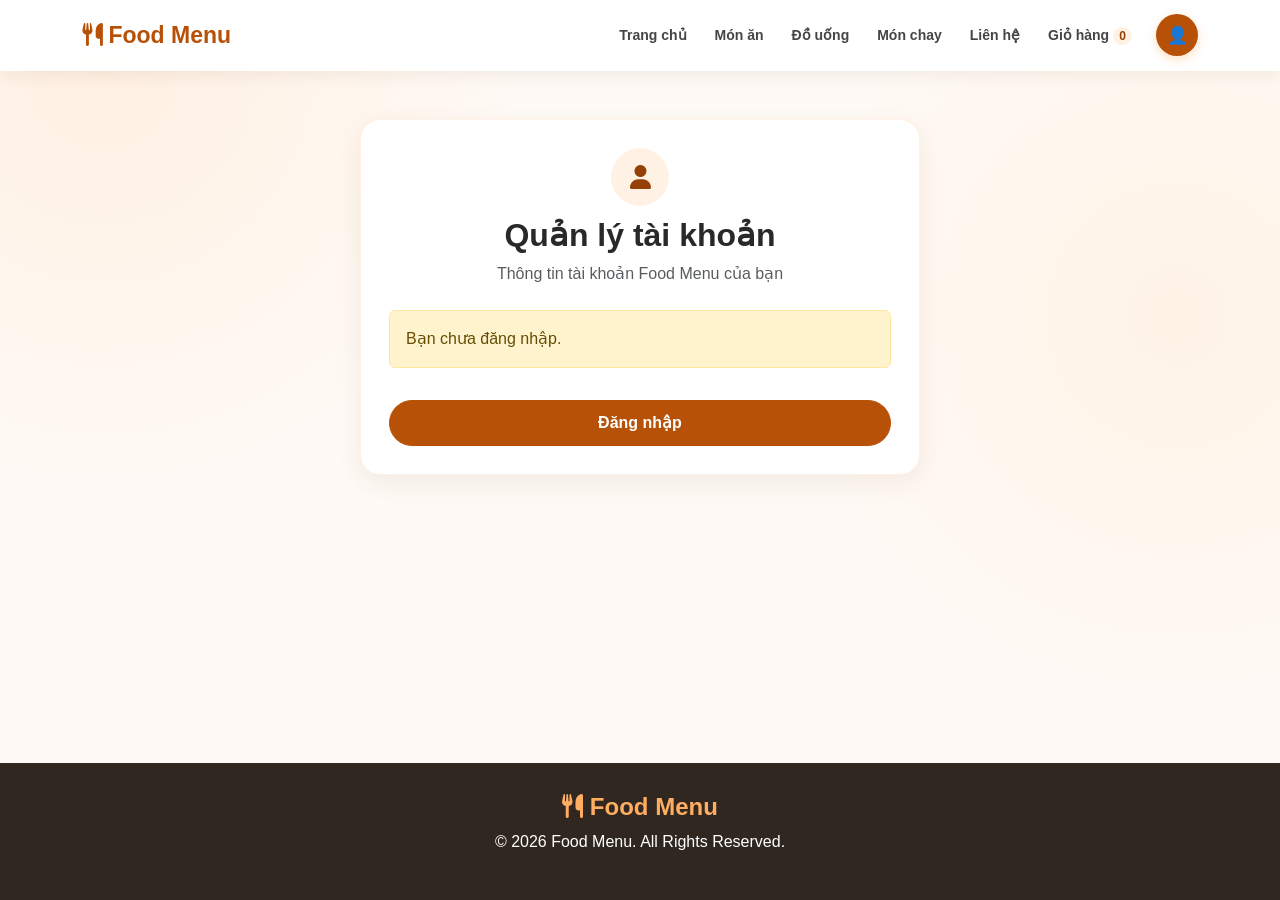
<file: quanlytaikhoan.html>
<!DOCTYPE html>
<html lang="vi"><head><meta charset="UTF-8"><meta name="viewport" content="width=device-width, initial-scale=1"><title>Quản lý tài khoản - Food Menu</title>
<link href="https://cdn.jsdelivr.net/npm/bootstrap@5.3.3/dist/css/bootstrap.min.css" rel="stylesheet"><link href="https://cdnjs.cloudflare.com/ajax/libs/font-awesome/6.5.2/css/all.min.css" rel="stylesheet"><link rel="stylesheet" href="assets/css/style.css"></head>
<body><nav class="navbar navbar-expand-lg" aria-label="Điều hướng chính">
  <div class="container">
    <a class="navbar-brand" href="index.html"><i class="fa-solid fa-utensils" aria-hidden="true"></i> Food Menu</a>
    <div class="navbar-nav ms-auto flex-row flex-wrap gap-1">
      <a class="nav-link" href="index.html">Trang chủ</a>
      <a class="nav-link" href="monan.html">Món ăn</a>
      <a class="nav-link" href="douong.html">Đồ uống</a>
      <a class="nav-link" href="dochay.html">Món chay</a>
      <a class="nav-link" href="lienhe.html">Liên hệ</a>
      <a class="nav-link" href="giohang.html">Giỏ hàng <span class="cart-count" data-cart-count>0</span></a>
    </div>
  </div>
</nav>
<main class="container my-5"><div class="contact-form mx-auto" style="max-width:560px"><div class="text-center mb-4"><div class="account-avatar mx-auto"><i class="fa-solid fa-user"></i></div><h2 class="fw-bold">Quản lý tài khoản</h2><p class="text-muted">Thông tin tài khoản Food Menu của bạn</p></div><div id="account-info"></div><a href="dangnhap.html" class="btn btn-orange w-100 mt-3" id="account-login">Đăng nhập</a><button class="btn btn-outline-danger w-100 mt-2" id="account-logout" style="display:none">Đăng xuất</button></div></main>
<footer><h4><i class="fa-solid fa-utensils"></i> Food Menu</h4><p>© 2026 Food Menu. All Rights Reserved.</p></footer><script src="assets/js/app.js"></script>
<script src="assets/js/quanlytaikhoan.js"></script>
</body></html>
</file>
<file: assets/css/style.css>
:root{--orange:#ff7a00;--orange-dark:#e96b00;--orange-soft:#fff1e3;--ink:#292929;--page:#fffaf5}
*{box-sizing:border-box}html{scroll-behavior:smooth}
body{margin:0;font-family:Arial,Helvetica,sans-serif;color:var(--ink);background:radial-gradient(circle at 8% 8%,rgba(255,122,0,.08),transparent 26rem),radial-gradient(circle at 92% 35%,rgba(255,190,120,.12),transparent 24rem),var(--page)}
.navbar{background:rgba(255,255,255,.97);box-shadow:0 3px 18px rgba(70,45,20,.08);padding:13px 0;position:sticky;top:0;z-index:1000;backdrop-filter:blur(12px)}
.navbar-brand{color:var(--orange)!important;font-size:25px;font-weight:800}.navbar-nav{align-items:center}
.nav-link{color:#454545!important;font-weight:600;border-radius:22px;padding:9px 12px!important;transition:.2s}
.nav-link:hover,.nav-link.active{color:var(--orange)!important;background:var(--orange-soft)}
.banner{position:relative;overflow:hidden;text-align:center;padding:82px 20px;color:#fff;background:linear-gradient(110deg,rgba(191,78,0,.88),rgba(255,122,0,.83)),url("../images/poster-do-an-onl.jpg") center/cover;border-radius:0 0 34px 34px}
.banner:after{content:"";position:absolute;width:240px;height:240px;border:34px solid rgba(255,255,255,.12);border-radius:50%;right:-55px;top:-95px}
.banner h1{position:relative;z-index:1;font-size:clamp(30px,4vw,48px);font-weight:800;margin-bottom:12px}
.banner p{position:relative;z-index:1;font-size:18px;margin-bottom:0}.banner .btn{position:relative;z-index:1}
.section-title{color:#9d4700;font-weight:800;text-align:center;margin-bottom:28px}
.food-card,.contact-form,.cart-page{background:#fff;border:1px solid rgba(255,122,0,.1);border-radius:20px;overflow:hidden;box-shadow:0 8px 26px rgba(83,53,25,.08);transition:transform .25s,box-shadow .25s}
.food-card:hover{transform:translateY(-7px);box-shadow:0 16px 34px rgba(83,53,25,.14)}
.food-card img{width:100%;height:220px;object-fit:cover}.card-title{font-weight:800;color:#333}
.price{color:var(--orange-dark);font-size:21px;font-weight:800}
.btn-orange,.order-btn{color:#fff!important;background:var(--orange);border:1px solid var(--orange);border-radius:24px;font-weight:700;padding:10px 18px;transition:.2s}
.btn-orange:hover,.order-btn:hover{background:var(--orange-dark);border-color:var(--orange-dark);transform:translateY(-1px)}
.btn-outline-orange{color:var(--orange);border:1px solid var(--orange);border-radius:24px}.btn-outline-orange:hover{color:#fff;background:var(--orange)}
.contact-form{padding:28px}.contact-form h3{font-weight:800;color:#9d4700}
.form-control{border-radius:11px;padding:11px 13px}.form-control:focus{border-color:#ffb36b;box-shadow:0 0 0 .2rem rgba(255,122,0,.14)}
.cart-page{padding:24px}.table thead th{background:#fff0df;color:#7d3900;border-color:#ffe0c2}
.cart-total{text-align:right;margin-top:22px}.cart-total span{color:var(--orange-dark);font-size:24px;font-weight:800}
footer{background:#302820;color:#fff;text-align:center;padding:30px 18px;margin-top:65px}footer h4{color:#ffad60;font-weight:800}
.account-area{position:relative;margin-left:12px}.account-trigger{width:42px;height:42px;border:0;border-radius:50%;background:var(--orange);color:white;font-weight:800;font-size:17px;display:inline-flex;align-items:center;justify-content:center;box-shadow:0 3px 10px rgba(255,122,0,.25)}
.account-menu{display:none;position:absolute;right:0;top:52px;width:285px;padding:18px;background:white;border-radius:18px;box-shadow:0 12px 38px rgba(0,0,0,.16);z-index:1100}
.account-menu.show{display:block}.account-avatar{width:58px;height:58px;border-radius:50%;background:var(--orange-soft);color:var(--orange-dark);display:grid;place-items:center;font-size:24px;font-weight:800;margin:0 auto 10px}
.account-menu .user-name{text-align:center;font-weight:800;margin-bottom:2px}.account-menu .user-email{text-align:center;color:#6c757d;font-size:13px;overflow-wrap:anywhere;margin-bottom:14px}
.account-menu a,.account-menu button{display:block;width:100%;text-align:left;padding:10px 12px;border:0;border-radius:10px;background:transparent;color:#333;text-decoration:none}
.account-menu a:hover,.account-menu button:hover{background:var(--orange-soft);color:var(--orange-dark)}
.success-toast{position:fixed;top:18px;right:18px;z-index:2000;background:#e8f7ed;color:#16743a;border:1px solid #b8e5c7;padding:13px 18px;border-radius:13px;box-shadow:0 8px 25px rgba(0,0,0,.12)}
@media(max-width:991px){.navbar-nav{align-items:stretch;padding-top:10px}.account-area{margin:10px 0 0}.account-menu{left:0;right:auto}}
@media(max-width:768px){.banner{padding:58px 16px}.food-card img{height:190px}.cart-page{padding:14px}}


/* Phần API món ăn và đánh giá - giữ nguyên giao diện trắng cam */
.api-search { max-width: 650px; }
.api-food-card .card-img-top { height: 220px; object-fit: cover; }
.review-form-box { background: #fff7ef; border-radius: 12px; padding: 18px; }
.rating-stars { color: #f0a500; letter-spacing: 1px; }
.review-item { padding: 14px 0; border-bottom: 1px solid #eee; }

/* Chỉnh UI vừa phải, giữ nhận diện trắng/cam của học sinh. */
:root { --orange:#b85108; --orange-dark:#944006; }
body { min-height:100vh; display:flex; flex-direction:column; }
main { flex:1; }
.navbar > .container { gap:12px; flex-wrap:wrap; }
.navbar-nav { gap:4px; }
.nav-link { font-size:14px; }
.navbar .account-area { margin-left:0; }
.navbar-brand { font-size:23px; }
.banner { padding:54px 20px; border-radius:0 0 22px 22px; }
.banner h1 { font-size:clamp(28px,4vw,44px); }
.page-header { padding:48px 20px; background:var(--orange-soft); border-radius:0 0 22px 22px; }
.food-card { border:1px solid #f0e1d4; border-radius:14px; }
.food-card:hover { transform:translateY(-3px); }
.food-card .card-title { line-height:1.4; overflow-wrap:anywhere; }
.food-card .card-body { padding:20px; }
.food-card .btn { min-height:44px; }
.cart-count { display:inline-block; min-width:19px; border-radius:10px; background:#fff1e3; color:#944006; text-align:center; font-size:12px; }
.menu-label { color:#745a44; font-size:14px; margin-bottom:24px; padding:12px 16px; background:#fff1e3; border-radius:10px; }
.recipe-breadcrumb { display:flex; gap:10px; flex-wrap:wrap; font-size:14px; color:#6c757d; margin-bottom:26px; }
.recipe-layout { display:grid; grid-template-columns:minmax(0,1fr) minmax(0,1fr); gap:38px; background:white; border:1px solid #f0e1d4; border-radius:16px; padding:26px; }
.recipe-image { width:100%; aspect-ratio:1/1; object-fit:cover; border-radius:12px; }
.recipe-kicker { color:#944006; font-size:12px; font-weight:700; letter-spacing:1px; }
.recipe-title { font-size:clamp(26px,3vw,38px); line-height:1.2; margin:12px 0 16px; overflow-wrap:anywhere; }
.recipe-ingredients { padding-left:20px; margin-top:16px; }
.recipe-ingredients li { padding-block:5px; }
.recipe-rating { color:#945800; font-weight:600; }
.recipe-section { margin-top:30px; padding:26px; background:white; border:1px solid #f0e1d4; border-radius:14px; }
.recipe-directions { white-space:pre-line; line-height:1.85; margin:20px 0 0; overflow-wrap:anywhere; }
.recipe-section .review-form-box { height:100%; }
.review-item p { white-space:pre-wrap; overflow-wrap:anywhere; margin-top:8px; }
#review-feedback { margin-top:12px; }
[hidden] { display:none !important; }
@media(max-width:991px) { .navbar > .container { justify-content:center; } .navbar-nav { justify-content:center; } .navbar .account-menu { left:auto; right:0; } }
@media(max-width:750px) { .recipe-layout { grid-template-columns:1fr; gap:24px; padding:18px; } .recipe-image { max-height:360px; } .recipe-section { padding:20px; } .banner { padding:38px 16px; } }
@media(prefers-reduced-motion:reduce) { html { scroll-behavior:auto; } .food-card,.btn { transition:none; } }
</file>
